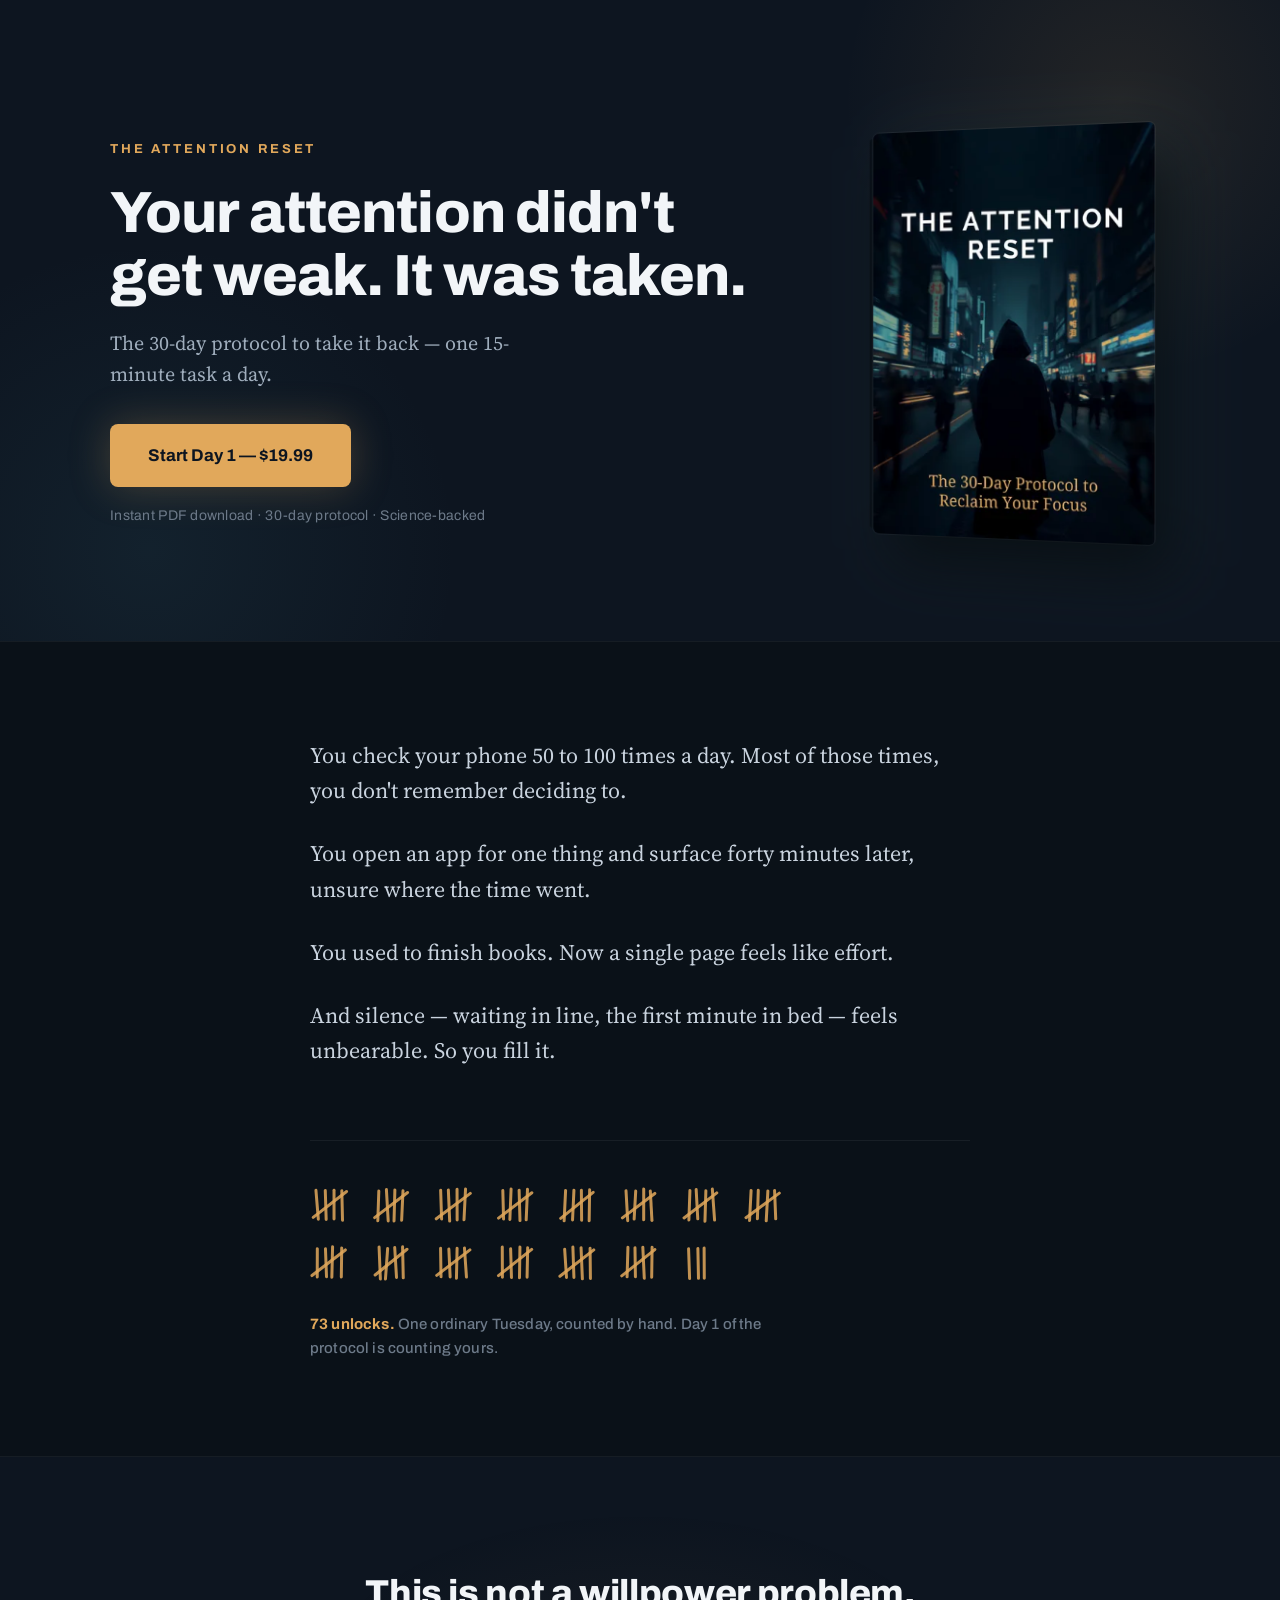
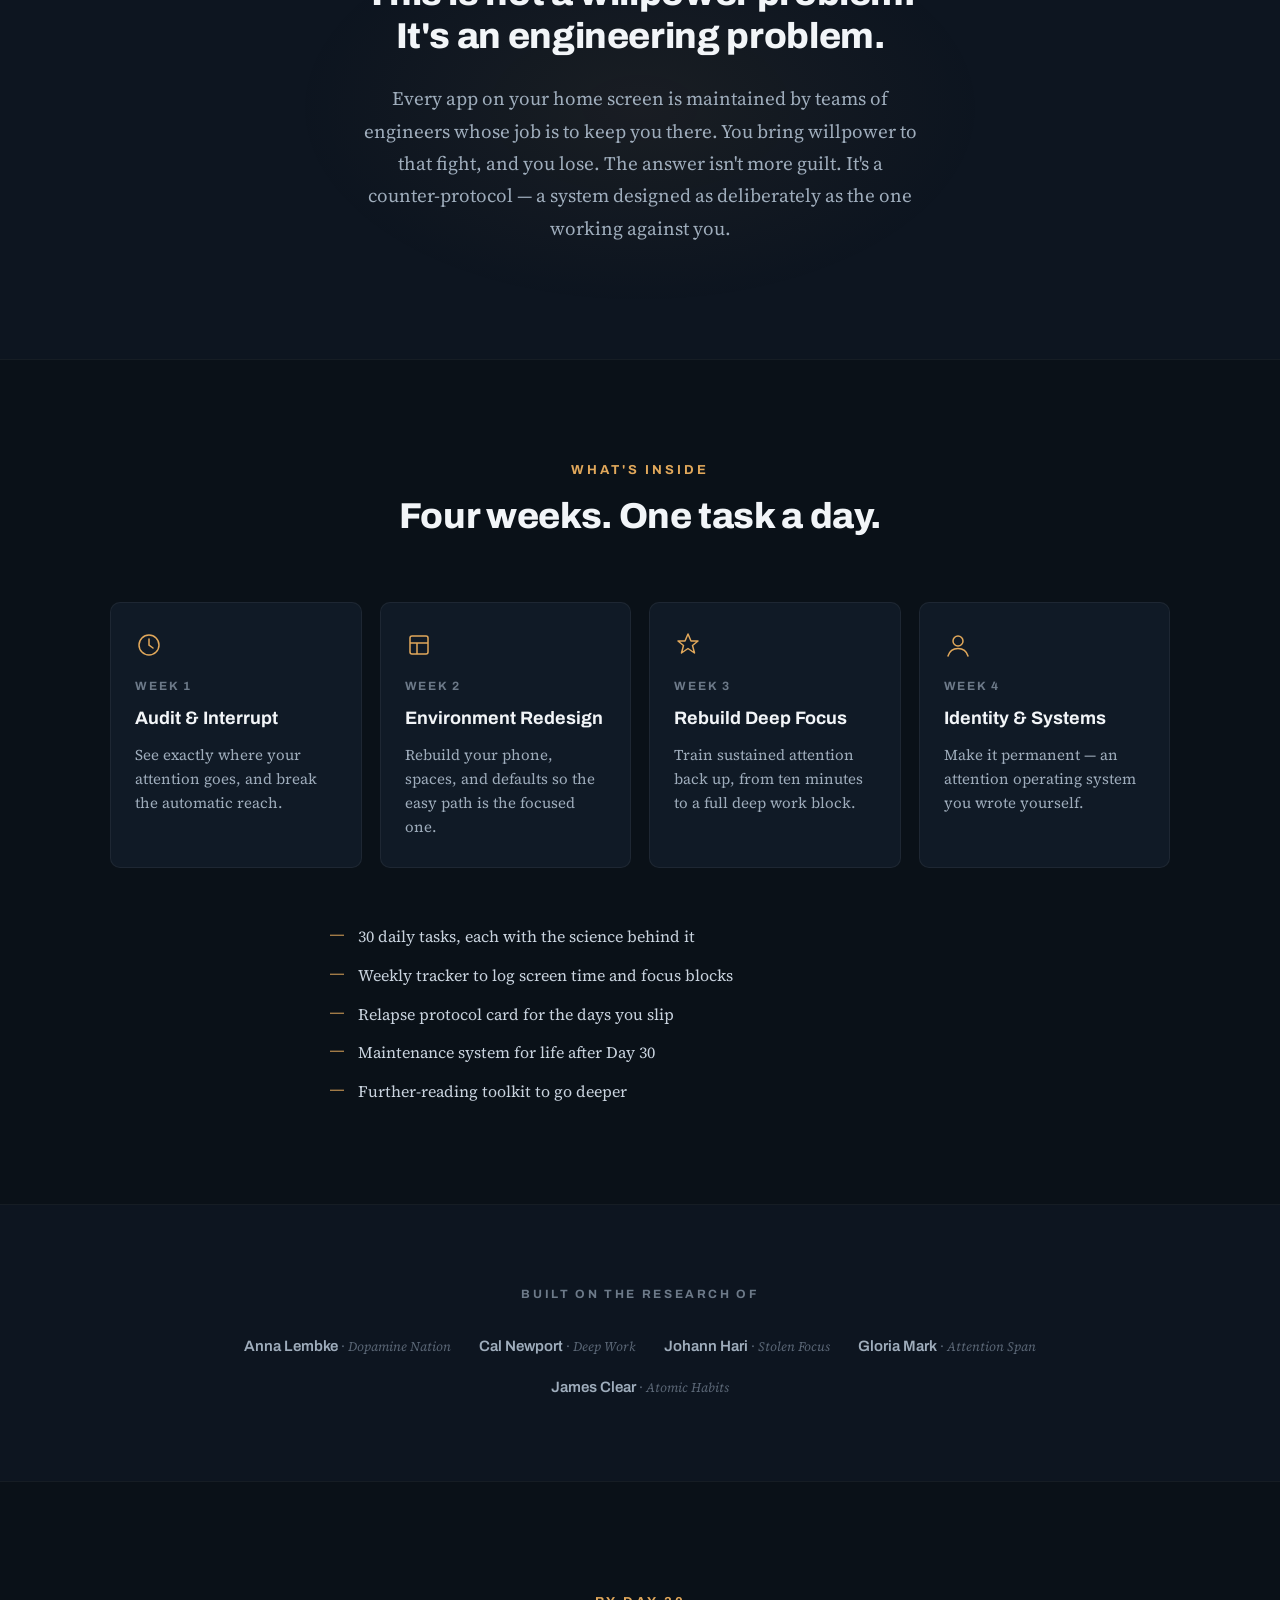
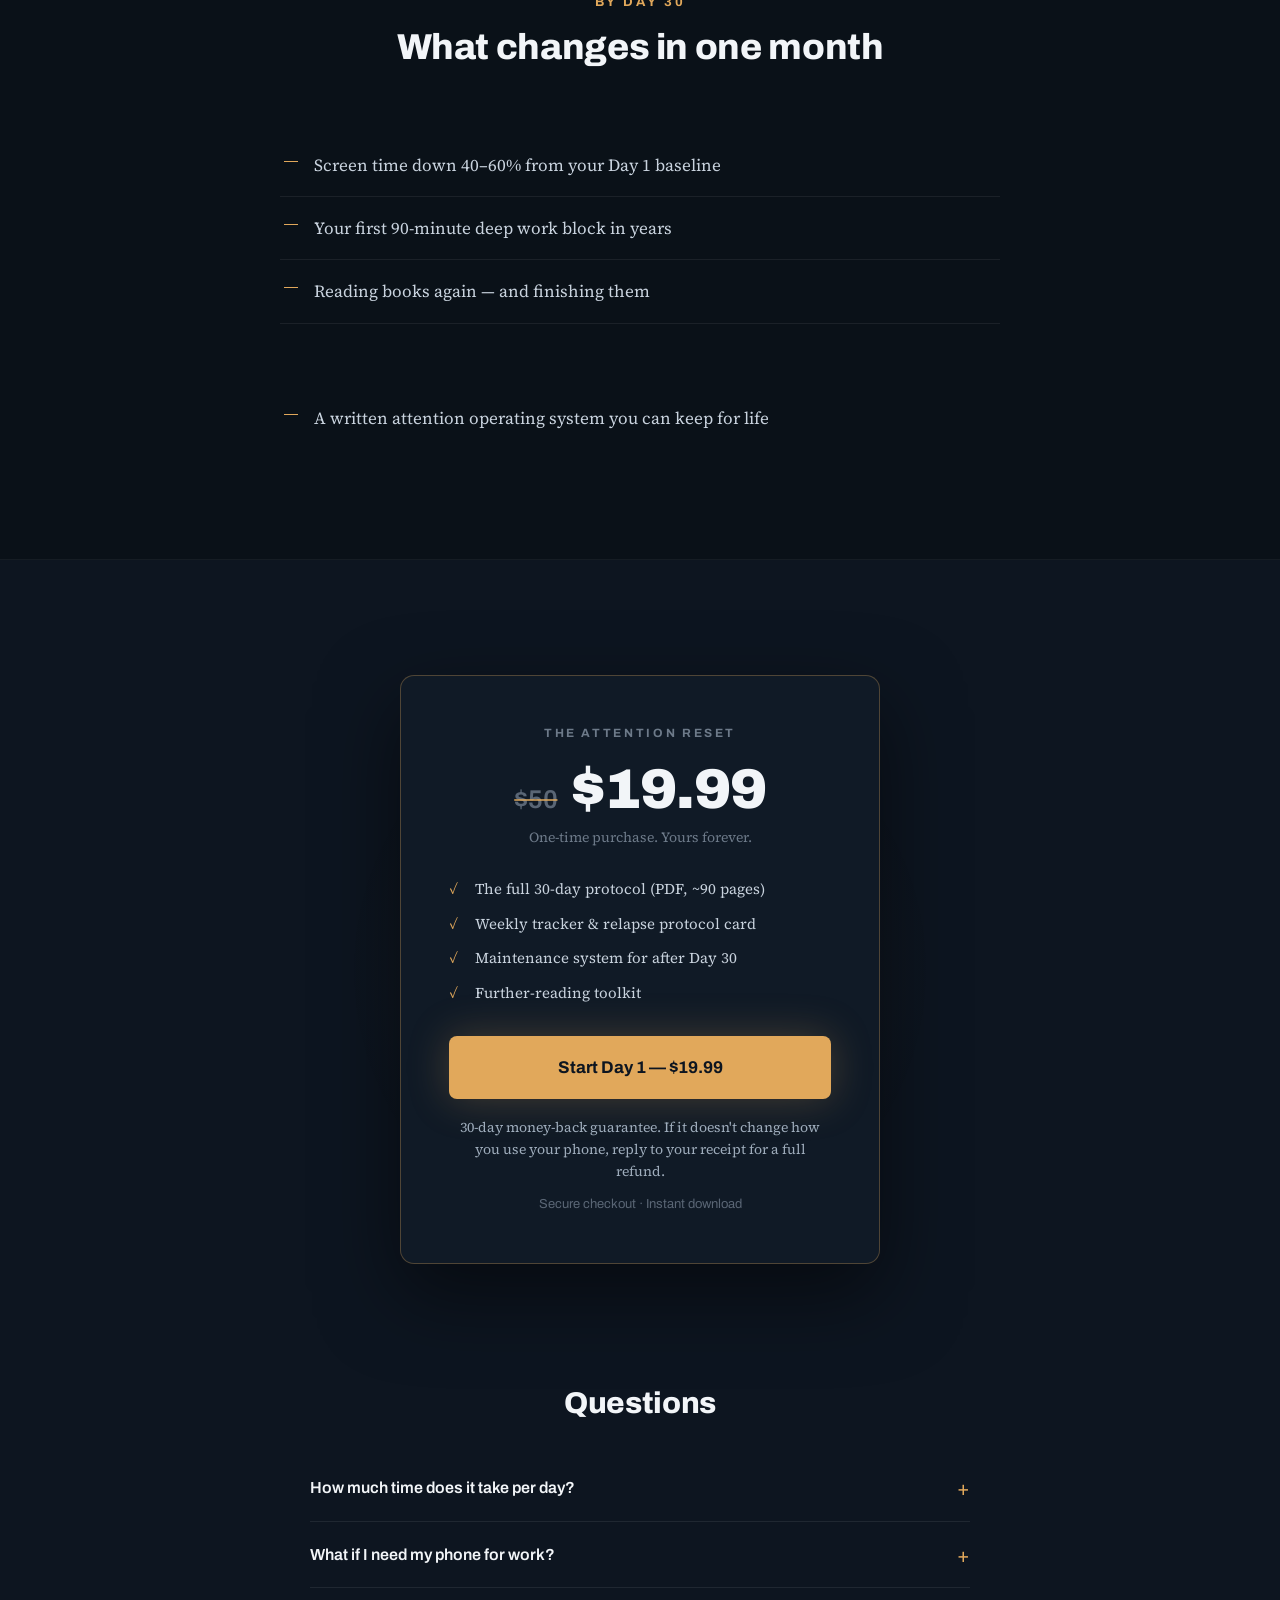
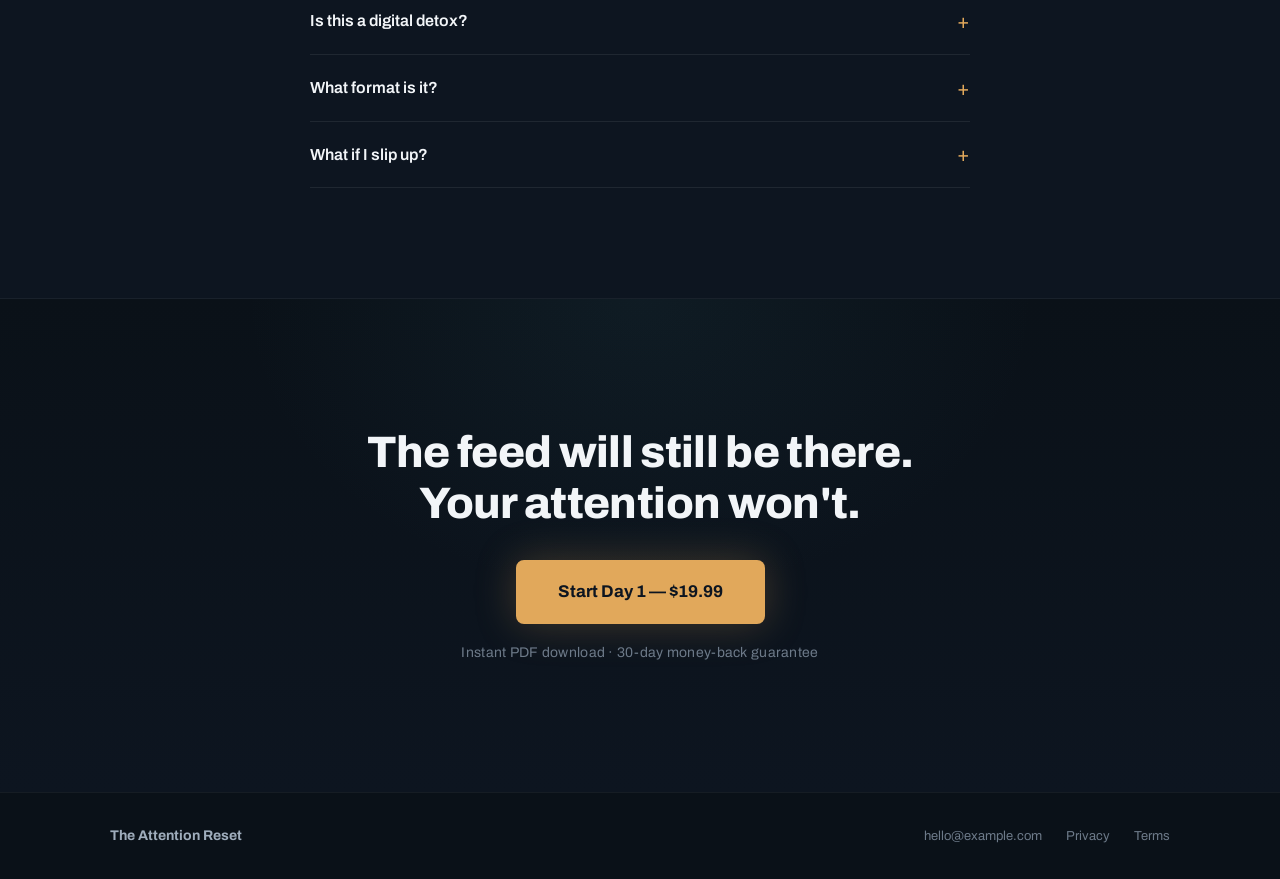
<file: index.html>
<!--
  THE ATTENTION RESET — sales page
  ---------------------------------------------------------------------------
  Checkout points at the Stan Store listing, on the buy button in the PRICE
  section below. Canonical and social tags point at the GitHub Pages URL,
  https://akomzy1.github.io/salespage/ — update them if you move to a custom
  domain. One placeholder is left, marked "TODO":

    1. this file  -> contact email + policy links in the footer

  CONFIG.listPrice sets the struck-through anchor price. It should reflect a
  price the book has genuinely sold at — invented "was" prices are treated as
  deceptive pricing in most markets.
-->
<!doctype html>
<html lang="en">
<head>
<meta charset="utf-8">
<meta name="viewport" content="width=device-width, initial-scale=1">

<title>The Attention Reset — The 30-Day Protocol to Reclaim Your Focus</title>
<meta name="description" content="Your attention didn't get weak. It was taken. A 30-day protocol to take it back — one 15-minute task a day. Instant PDF download.">
<meta name="theme-color" content="#0d1520">

<link rel="canonical" href="https://akomzy1.github.io/salespage/">
<meta property="og:type" content="book">
<meta property="og:title" content="The Attention Reset — The 30-Day Protocol to Reclaim Your Focus">
<meta property="og:description" content="Your attention didn't get weak. It was taken. A 30-day protocol to take it back — one 15-minute task a day.">
<meta property="og:image" content="https://akomzy1.github.io/salespage/assets/og-cover.jpg">
<meta property="og:image:width" content="1200">
<meta property="og:image:height" content="630">
<meta property="og:image:alt" content="The Attention Reset — a hooded figure standing still on a blurred neon city street.">
<meta property="og:url" content="https://akomzy1.github.io/salespage/">
<meta name="twitter:card" content="summary_large_image">
<meta name="twitter:title" content="The Attention Reset">
<meta name="twitter:description" content="The 30-day protocol to reclaim your focus. One 15-minute task a day.">
<meta name="twitter:image" content="https://akomzy1.github.io/salespage/assets/og-cover.jpg">

<link rel="icon" href="data:image/svg+xml,%3Csvg xmlns='http://www.w3.org/2000/svg' viewBox='0 0 32 32'%3E%3Crect width='32' height='32' rx='7' fill='%230d1520'/%3E%3Ccircle cx='16' cy='16' r='9' fill='none' stroke='%23e1a85b' stroke-width='2.5'/%3E%3Cpath d='M16 10v6.6l4 2.6' fill='none' stroke='%23e1a85b' stroke-width='2.5' stroke-linecap='round'/%3E%3C/svg%3E">
<link rel="apple-touch-icon" href="assets/book-cover@1x.jpg">

<link rel="preconnect" href="https://fonts.googleapis.com">
<link rel="preconnect" href="https://fonts.gstatic.com" crossorigin>
<link rel="preload" as="image" href="assets/book-cover.webp" imagesrcset="assets/book-cover@1x.webp 380w, assets/book-cover.webp 760w" imagesizes="(max-width: 640px) 55vw, 290px">
<link href="https://fonts.googleapis.com/css2?family=Archivo:wght@500;600;700;800;900&family=Source+Serif+4:ital,opsz,wght@0,8..60,400;0,8..60,500;1,8..60,400&display=swap" rel="stylesheet">
<link rel="stylesheet" href="styles.css">
</head>

<body>
<a class="skip" href="#pricing">Skip to pricing</a>

<!-- Appears once the hero scrolls away. Top on desktop, thumb-reach on mobile. -->
<div class="buybar" id="buybar" hidden>
  <div class="buybar__in">
    <span class="buybar__name">The Attention Reset</span>
    <span class="buybar__price" data-price>$19.99</span>
    <a class="btn btn--sm" href="#pricing">Start Day 1</a>
  </div>
</div>

<main id="top">

<!-- ══ HERO ══════════════════════════════════════════════════════════════ -->
<section class="section s-hero">
  <div class="glow glow--amber" aria-hidden="true"></div>
  <div class="glow glow--teal" aria-hidden="true"></div>

  <div class="wrap hero">
    <div class="hero__copy">
      <p class="eyebrow" data-reveal>The Attention Reset</p>
      <h1 class="h1" data-reveal style="--d:80">Your attention didn't get weak. It was taken.</h1>
      <p class="lede" data-reveal style="--d:160">The 30-day protocol to take it back — one 15-minute task a day.</p>
      <a class="btn" href="#pricing" data-reveal style="--d:240">Start Day 1 — <span data-price>$19.99</span></a>
      <p class="microcopy" data-reveal style="--d:300"><span>Instant PDF download</span> <span>· 30-day protocol</span> <span>· Science-backed</span></p>
    </div>

    <div class="hero__art" data-reveal style="--d:180">
      <div class="book" id="book">
        <div class="book__halo" aria-hidden="true"></div>
        <div class="book__spine" aria-hidden="true"></div>
        <img class="book__face"
             src="assets/book-cover.webp"
             srcset="assets/book-cover@1x.webp 380w, assets/book-cover.webp 760w"
             sizes="(max-width: 640px) 55vw, 290px"
             width="760" height="1075" fetchpriority="high" decoding="async"
             alt="Cover of The Attention Reset: a hooded figure standing still on a blurred neon city street.">
      </div>
    </div>
  </div>
</section>

<!-- ══ PAIN ══════════════════════════════════════════════════════════════ -->
<section class="section band s-pain">
  <div class="wrap wrap--narrow">
    <div class="pain__lines">
      <p class="pain__line" data-reveal>You check your phone 50 to 100 times a day. Most of those times, you don't remember deciding to.</p>
      <p class="pain__line" data-reveal style="--d:80">You open an app for one thing and surface forty minutes later, unsure where the time went.</p>
      <p class="pain__line" data-reveal style="--d:160">You used to finish books. Now a single page feels like effort.</p>
      <p class="pain__line" data-reveal style="--d:240">And silence — waiting in line, the first minute in bed — feels unbearable. So you fill it.</p>
    </div>

    <!-- Signature moment: the Week 1 audit, drawn by hand. One mark per unlock. -->
    <figure class="tally" id="tally" data-reveal>
      <div class="tally__marks">
        <svg class="tally__g" viewBox="-2 0 33 34" aria-hidden="true"><line x1="3.16" y1="4.2" x2="5.22" y2="29.28" pathLength="1" style="--i:0"/><line x1="11.27" y1="4.47" x2="12.05" y2="29.49" pathLength="1" style="--i:1"/><line x1="18.87" y1="4.2" x2="18.87" y2="29.2" pathLength="1" style="--i:2"/><line x1="25.63" y1="4.64" x2="26.24" y2="30.27" pathLength="1" style="--i:3"/><line x1="0.76" y1="27.79" x2="29.79" y2="5.27" pathLength="1" style="--i:4"/></svg>
        <svg class="tally__g" viewBox="-2 0 33 34" aria-hidden="true"><line x1="3.92" y1="4.8" x2="3.04" y2="30.71" pathLength="1" style="--i:5"/><line x1="10.51" y1="3.6" x2="12.06" y2="30.84" pathLength="1" style="--i:6"/><line x1="17.87" y1="3.88" x2="17.13" y2="30.83" pathLength="1" style="--i:7"/><line x1="24.92" y1="4.58" x2="23.74" y2="30.28" pathLength="1" style="--i:8"/><line x1="0.27" y1="27.92" x2="28.92" y2="6.16" pathLength="1" style="--i:9"/></svg>
        <svg class="tally__g" viewBox="-2 0 33 34" aria-hidden="true"><line x1="3.77" y1="4.1" x2="4.6" y2="29.21" pathLength="1" style="--i:10"/><line x1="10.47" y1="4.03" x2="11.62" y2="30.97" pathLength="1" style="--i:11"/><line x1="18.01" y1="3.31" x2="18.1" y2="30.06" pathLength="1" style="--i:12"/><line x1="25.39" y1="3.13" x2="24.05" y2="29.82" pathLength="1" style="--i:13"/><line x1="-0.04" y1="28.99" x2="29.54" y2="6.94" pathLength="1" style="--i:14"/></svg>
        <svg class="tally__g" viewBox="-2 0 33 34" aria-hidden="true"><line x1="3.92" y1="4.4" x2="4.56" y2="29.14" pathLength="1" style="--i:15"/><line x1="11.1" y1="3.08" x2="10.04" y2="29.55" pathLength="1" style="--i:16"/><line x1="18.07" y1="4.11" x2="18.84" y2="30.57" pathLength="1" style="--i:17"/><line x1="25.35" y1="3.42" x2="24.22" y2="29.9" pathLength="1" style="--i:18"/><line x1="0.21" y1="28.44" x2="29.14" y2="6.35" pathLength="1" style="--i:19"/></svg>
        <svg class="tally__g" viewBox="-2 0 33 34" aria-hidden="true"><line x1="4.6" y1="4.34" x2="3.32" y2="30.78" pathLength="1" style="--i:20"/><line x1="11.84" y1="4.12" x2="10.64" y2="29.96" pathLength="1" style="--i:21"/><line x1="18.29" y1="4.17" x2="18.51" y2="30.19" pathLength="1" style="--i:22"/><line x1="25.48" y1="3.68" x2="25.06" y2="30.67" pathLength="1" style="--i:23"/><line x1="0.34" y1="28.55" x2="28.53" y2="5.97" pathLength="1" style="--i:24"/></svg>
        <svg class="tally__g" viewBox="-2 0 33 34" aria-hidden="true"><line x1="3.22" y1="4.59" x2="4.69" y2="30.59" pathLength="1" style="--i:25"/><line x1="11.64" y1="4.94" x2="10.27" y2="29.2" pathLength="1" style="--i:26"/><line x1="18.6" y1="3.18" x2="18.57" y2="29.81" pathLength="1" style="--i:27"/><line x1="24.33" y1="4.81" x2="25.74" y2="30.38" pathLength="1" style="--i:28"/><line x1="0.08" y1="28.21" x2="28.26" y2="6.96" pathLength="1" style="--i:29"/></svg>
        <svg class="tally__g" viewBox="-2 0 33 34" aria-hidden="true"><line x1="4.88" y1="4.43" x2="3.99" y2="30.06" pathLength="1" style="--i:30"/><line x1="10.3" y1="3.53" x2="11.69" y2="28.99" pathLength="1" style="--i:31"/><line x1="18.73" y1="4.6" x2="17.93" y2="31.09" pathLength="1" style="--i:32"/><line x1="24.34" y1="3.14" x2="26.3" y2="30.11" pathLength="1" style="--i:33"/><line x1="-0.23" y1="28.24" x2="28.22" y2="6.43" pathLength="1" style="--i:34"/></svg>
        <svg class="tally__g" viewBox="-2 0 33 34" aria-hidden="true"><line x1="4.17" y1="4.34" x2="2.82" y2="30.49" pathLength="1" style="--i:35"/><line x1="10.4" y1="4.28" x2="9.65" y2="28.9" pathLength="1" style="--i:36"/><line x1="18.74" y1="4.77" x2="17.3" y2="30.73" pathLength="1" style="--i:37"/><line x1="24.55" y1="4.44" x2="25.54" y2="29.03" pathLength="1" style="--i:38"/><line x1="-0.28" y1="28.02" x2="28.68" y2="6.72" pathLength="1" style="--i:39"/></svg>
        <svg class="tally__g" viewBox="-2 0 33 34" aria-hidden="true"><line x1="4.36" y1="4.52" x2="4.28" y2="29.07" pathLength="1" style="--i:40"/><line x1="11.42" y1="4.62" x2="12.33" y2="28.92" pathLength="1" style="--i:41"/><line x1="17.62" y1="2.95" x2="16.98" y2="29.32" pathLength="1" style="--i:42"/><line x1="25.55" y1="3.89" x2="25.19" y2="29.15" pathLength="1" style="--i:43"/><line x1="-0.29" y1="27.9" x2="28.71" y2="5.66" pathLength="1" style="--i:44"/></svg>
        <svg class="tally__g" viewBox="-2 0 33 34" aria-hidden="true"><line x1="4.14" y1="3.16" x2="5.27" y2="30.95" pathLength="1" style="--i:45"/><line x1="11.6" y1="4.36" x2="9.69" y2="30.9" pathLength="1" style="--i:46"/><line x1="17.72" y1="3.51" x2="19.29" y2="29.49" pathLength="1" style="--i:47"/><line x1="24.56" y1="2.99" x2="25.15" y2="29.89" pathLength="1" style="--i:48"/><line x1="0.71" y1="27.44" x2="28.41" y2="5.05" pathLength="1" style="--i:49"/></svg>
        <svg class="tally__g" viewBox="-2 0 33 34" aria-hidden="true"><line x1="3.71" y1="4.14" x2="4.1" y2="28.97" pathLength="1" style="--i:50"/><line x1="10.9" y1="4.82" x2="12.02" y2="29.1" pathLength="1" style="--i:51"/><line x1="18.06" y1="4.15" x2="17.49" y2="30.25" pathLength="1" style="--i:52"/><line x1="24.44" y1="3.9" x2="26.2" y2="29.2" pathLength="1" style="--i:53"/><line x1="0.37" y1="27.76" x2="29.2" y2="5.56" pathLength="1" style="--i:54"/></svg>
        <svg class="tally__g" viewBox="-2 0 33 34" aria-hidden="true"><line x1="3.44" y1="3.04" x2="3.56" y2="29.43" pathLength="1" style="--i:55"/><line x1="10.71" y1="4.6" x2="11.42" y2="29.6" pathLength="1" style="--i:56"/><line x1="18.79" y1="3.08" x2="18.4" y2="29.87" pathLength="1" style="--i:57"/><line x1="25.51" y1="3.75" x2="24.99" y2="29.27" pathLength="1" style="--i:58"/><line x1="0.14" y1="28.01" x2="29.02" y2="5.23" pathLength="1" style="--i:59"/></svg>
        <svg class="tally__g" viewBox="-2 0 33 34" aria-hidden="true"><line x1="3.78" y1="4.96" x2="5.38" y2="29.53" pathLength="1" style="--i:60"/><line x1="10.92" y1="3.16" x2="11.84" y2="29.51" pathLength="1" style="--i:61"/><line x1="18.02" y1="3.66" x2="19.18" y2="30.76" pathLength="1" style="--i:62"/><line x1="25.86" y1="4.13" x2="26.15" y2="30.51" pathLength="1" style="--i:63"/><line x1="-0.34" y1="28.51" x2="29.09" y2="5.66" pathLength="1" style="--i:64"/></svg>
        <svg class="tally__g" viewBox="-2 0 33 34" aria-hidden="true"><line x1="4.89" y1="3.41" x2="4.15" y2="29.05" pathLength="1" style="--i:65"/><line x1="11.01" y1="3.71" x2="11.38" y2="28.91" pathLength="1" style="--i:66"/><line x1="17.81" y1="3.23" x2="19.09" y2="30.25" pathLength="1" style="--i:67"/><line x1="25.88" y1="3.39" x2="25.52" y2="29.42" pathLength="1" style="--i:68"/><line x1="-0.48" y1="28.19" x2="28.26" y2="5.32" pathLength="1" style="--i:69"/></svg>
        <svg class="tally__g" viewBox="-2 0 33 34" aria-hidden="true"><line x1="3.72" y1="4.65" x2="4.59" y2="30.52" pathLength="1" style="--i:70"/><line x1="11.78" y1="4.38" x2="12.31" y2="30.33" pathLength="1" style="--i:71"/><line x1="17.2" y1="4.02" x2="17.35" y2="30.28" pathLength="1" style="--i:72"/></svg>
      </div>
      <figcaption class="tally__cap"><b>73 unlocks.</b> One ordinary Tuesday, counted by hand. Day&nbsp;1 of the protocol is counting yours.</figcaption>
    </figure>
  </div>
</section>

<!-- ══ THE SHIFT ═════════════════════════════════════════════════════════ -->
<section class="section s-shift">
  <div class="glow glow--center" aria-hidden="true"></div>
  <div class="wrap wrap--mid center">
    <h2 class="h2" data-reveal>This is not a willpower problem.<br>It's an engineering problem.</h2>
    <p class="body-lg" data-reveal style="--d:100">Every app on your home screen is maintained by teams of engineers whose job is to keep you there. You bring willpower to that fight, and you lose. The answer isn't more guilt. It's a counter-protocol — a system designed as deliberately as the one working against you.</p>
  </div>
</section>

<!-- ══ WHAT'S INSIDE ═════════════════════════════════════════════════════ -->
<section class="section band s-inside">
  <div class="wrap">
    <header class="secthead center">
      <p class="eyebrow" data-reveal>What's inside</p>
      <h2 class="h2" data-reveal style="--d:60">Four weeks. One task a day.</h2>
    </header>

    <ol class="weeks">
      <li class="card week" data-reveal>
        <svg class="week__ico" viewBox="0 0 28 28" fill="none" aria-hidden="true"><circle cx="14" cy="14" r="10" stroke="currentColor" stroke-width="1.5"/><path d="M14 8v6l4 3" stroke="currentColor" stroke-width="1.5" stroke-linecap="round"/></svg>
        <p class="week__n">Week 1</p>
        <h3 class="week__t">Audit &amp; Interrupt</h3>
        <p class="week__d">See exactly where your attention goes, and break the automatic reach.</p>
      </li>
      <li class="card week" data-reveal style="--d:80">
        <svg class="week__ico" viewBox="0 0 28 28" fill="none" aria-hidden="true"><rect x="5" y="5" width="18" height="18" rx="2" stroke="currentColor" stroke-width="1.5"/><path d="M5 12h18M12 12v11" stroke="currentColor" stroke-width="1.5"/></svg>
        <p class="week__n">Week 2</p>
        <h3 class="week__t">Environment Redesign</h3>
        <p class="week__d">Rebuild your phone, spaces, and defaults so the easy path is the focused one.</p>
      </li>
      <li class="card week" data-reveal style="--d:160">
        <svg class="week__ico" viewBox="0 0 28 28" fill="none" aria-hidden="true"><path d="M14 3l3 7h7l-5.5 4.5L20.5 22 14 17.5 7.5 22l2-7.5L4 10h7l3-7z" stroke="currentColor" stroke-width="1.5" stroke-linejoin="round"/></svg>
        <p class="week__n">Week 3</p>
        <h3 class="week__t">Rebuild Deep Focus</h3>
        <p class="week__d">Train sustained attention back up, from ten minutes to a full deep work block.</p>
      </li>
      <li class="card week" data-reveal style="--d:240">
        <svg class="week__ico" viewBox="0 0 28 28" fill="none" aria-hidden="true"><circle cx="14" cy="10" r="5" stroke="currentColor" stroke-width="1.5"/><path d="M4 25c1.5-5 5.5-7.5 10-7.5S22.5 20 24 25" stroke="currentColor" stroke-width="1.5" stroke-linecap="round"/></svg>
        <p class="week__n">Week 4</p>
        <h3 class="week__t">Identity &amp; Systems</h3>
        <p class="week__d">Make it permanent — an attention operating system you wrote yourself.</p>
      </li>
    </ol>

    <ul class="dashlist" data-reveal>
      <li>30 daily tasks, each with the science behind it</li>
      <li>Weekly tracker to log screen time and focus blocks</li>
      <li>Relapse protocol card for the days you slip</li>
      <li>Maintenance system for life after Day 30</li>
      <li>Further-reading toolkit to go deeper</li>
    </ul>
  </div>
</section>

<!-- ══ CREDIBILITY ═══════════════════════════════════════════════════════ -->
<section class="section s-cred">
  <div class="wrap wrap--wide center">
    <p class="eyebrow eyebrow--mute" data-reveal>Built on the research of</p>
    <ul class="sources" data-reveal style="--d:80">
      <li><b>Anna Lembke</b><i>Dopamine Nation</i></li>
      <li><b>Cal Newport</b><i>Deep Work</i></li>
      <li><b>Johann Hari</b><i>Stolen Focus</i></li>
      <li><b>Gloria Mark</b><i>Attention Span</i></li>
      <li><b>James Clear</b><i>Atomic Habits</i></li>
    </ul>
  </div>
</section>

<!-- ══ OUTCOMES ══════════════════════════════════════════════════════════ -->
<section class="section band s-out">
  <div class="wrap wrap--mid3">
    <header class="secthead center">
      <p class="eyebrow" data-reveal>By Day 30</p>
      <h2 class="h2" data-reveal style="--d:60">What changes in one month</h2>
    </header>
    <ul class="outcomes">
      <li data-reveal>Screen time down 40–60% from your Day 1 baseline</li>
      <li data-reveal style="--d:60">Your first 90-minute deep work block in years</li>
      <li data-reveal style="--d:120">Reading books again — and finishing them</li>
      <li data-reveal style="--d:180">Phone-free mornings and evenings, by default</li>
      <li data-reveal style="--d:240">A written attention operating system you can keep for life</li>
    </ul>
  </div>
</section>

<!-- ══ PRICE ═════════════════════════════════════════════════════════════ -->
<section class="section s-price" id="pricing">
  <div class="glow glow--price" aria-hidden="true"></div>
  <div class="wrap wrap--card offer" data-reveal>
    <p class="eyebrow eyebrow--mute">The Attention Reset</p>
    <p class="offer__price">
      <span class="sr-only">Regular price</span>
      <s class="offer__was" data-list-price>$50</s>
      <span class="sr-only">Now</span>
      <span data-price>$19.99</span>
    </p>
    <p class="offer__sub">One-time purchase. Yours forever.</p>
    <ul class="ticks">
      <li>The full 30-day protocol (PDF, ~90 pages)</li>
      <li>Weekly tracker &amp; relapse protocol card</li>
      <li>Maintenance system for after Day 30</li>
      <li>Further-reading toolkit</li>
    </ul>
    <a class="btn btn--block" href="https://stan.store/battleplan/p/the-attention-reset-30day-focus-protocol">Start Day 1 — <span data-price>$19.99</span></a>
    <p class="offer__guarantee">30-day money-back guarantee. If it doesn't change how you use your phone, reply to your receipt for a full refund.</p>
    <p class="offer__secure">Secure checkout · Instant download</p>
  </div>
</section>

<!-- ══ FAQ ═══════════════════════════════════════════════════════════════ -->
<section class="section s-faq">
  <div class="wrap wrap--narrow">
    <h2 class="h3 center" data-reveal>Questions</h2>
    <div class="faq" data-reveal style="--d:60">
      <details class="faq__i">
        <summary>How much time does it take per day?<span class="faq__ico" aria-hidden="true"></span></summary>
        <p>Most tasks take 10 to 15 minutes. A few in Week 3 ask for a longer focus block, but you build up to those gradually.</p>
      </details>
      <details class="faq__i">
        <summary>What if I need my phone for work?<span class="faq__ico" aria-hidden="true"></span></summary>
        <p>The protocol never asks you to give up your phone. It targets compulsive, unconscious use — work tools, messages, and calls stay untouched.</p>
      </details>
      <details class="faq__i">
        <summary>Is this a digital detox?<span class="faq__ico" aria-hidden="true"></span></summary>
        <p>No. Detoxes end, and the old habits come back. This is a rebuild — you change the environment and the systems, so the results hold after Day 30.</p>
      </details>
      <details class="faq__i">
        <summary>What format is it?<span class="faq__ico" aria-hidden="true"></span></summary>
        <p>A PDF ebook, delivered instantly after checkout. Read it on any device — or print it, which the protocol would quietly approve of.</p>
      </details>
      <details class="faq__i">
        <summary>What if I slip up?<span class="faq__ico" aria-hidden="true"></span></summary>
        <p>You will — it's expected and planned for. The relapse protocol card gives you a 5-minute reset routine, so one bad evening never becomes a bad week.</p>
      </details>
    </div>
  </div>
</section>

<!-- ══ FINAL CTA ═════════════════════════════════════════════════════════ -->
<section class="section s-final center">
  <div class="glow glow--top" aria-hidden="true"></div>
  <div class="wrap wrap--mid4">
    <h2 class="h2 h2--big" data-reveal>The feed will still be there.<br>Your attention won't.</h2>
    <a class="btn" href="#pricing" data-reveal style="--d:100">Start Day 1 — <span data-price>$19.99</span></a>
    <p class="microcopy" data-reveal style="--d:160"><span>Instant PDF download</span> <span>· 30-day money-back guarantee</span></p>
  </div>
</section>

</main>

<footer class="foot">
  <div class="wrap foot__in">
    <p class="foot__brand">The Attention Reset</p>
    <nav class="foot__nav" aria-label="Footer">
      <!-- TODO: real contact address and policy pages -->
      <a href="mailto:hello@example.com">hello@example.com</a>
      <a href="#">Privacy</a>
      <a href="#">Terms</a>
    </nav>
  </div>
</footer>

<script type="application/ld+json">
{
  "@context": "https://schema.org",
  "@type": "Book",
  "name": "The Attention Reset",
  "alternateName": "The 30-Day Protocol to Reclaim Your Focus",
  "bookFormat": "https://schema.org/EBook",
  "numberOfPages": 90,
  "inLanguage": "en",
  "description": "A 30-day protocol to reclaim your attention — one 15-minute task a day, across four weeks of audit, environment redesign, focus rebuilding, and identity work.",
  "image": "https://akomzy1.github.io/salespage/assets/og-cover.jpg",
  "url": "https://akomzy1.github.io/salespage/",
  "offers": {
    "@type": "Offer",
    "price": "19.99",
    "priceCurrency": "USD",
    "availability": "https://schema.org/InStock",
    "url": "https://stan.store/battleplan/p/the-attention-reset-30day-focus-protocol"
  }
}
</script>
<script type="application/ld+json">
{
  "@context": "https://schema.org",
  "@type": "FAQPage",
  "mainEntity": [
    {"@type":"Question","name":"How much time does it take per day?","acceptedAnswer":{"@type":"Answer","text":"Most tasks take 10 to 15 minutes. A few in Week 3 ask for a longer focus block, but you build up to those gradually."}},
    {"@type":"Question","name":"What if I need my phone for work?","acceptedAnswer":{"@type":"Answer","text":"The protocol never asks you to give up your phone. It targets compulsive, unconscious use — work tools, messages, and calls stay untouched."}},
    {"@type":"Question","name":"Is this a digital detox?","acceptedAnswer":{"@type":"Answer","text":"No. Detoxes end, and the old habits come back. This is a rebuild — you change the environment and the systems, so the results hold after Day 30."}},
    {"@type":"Question","name":"What format is it?","acceptedAnswer":{"@type":"Answer","text":"A PDF ebook, delivered instantly after checkout. Read it on any device."}},
    {"@type":"Question","name":"What if I slip up?","acceptedAnswer":{"@type":"Answer","text":"It's expected and planned for. The relapse protocol card gives you a 5-minute reset routine, so one bad evening never becomes a bad week."}}
  ]
}
</script>

<script src="script.js" defer></script>
</body>
</html>
</file>
<file: styles.css>
/* ═══════════════════════════════════════════════════════════════════════
   THE ATTENTION RESET — sales page
   Palette and type carried from the cover art: the still navy of the street,
   the amber of the signage, the cold teal of the screens.
   ═══════════════════════════════════════════════════════════════════════ */

:root {
  /* Surface ramp — deepest to raised */
  --ink:        #0d1520;
  --ink-deep:   #0a1118;
  --surface:    #101a26;

  /* Accents */
  --amber:      #e1a85b;
  --amber-hi:   #f0c58a;
  --teal:       #3d7a8c;

  /* Text ramp */
  --head:       #f2f5f8;
  --text:       #c9d3de;
  --text-dim:   #9fadbc;
  --text-mute:  #6d7a89;
  --text-faint: #5a6675;

  --line:       rgba(255,255,255,.06);
  --line-soft:  rgba(255,255,255,.05);

  --display: 'Archivo', 'Helvetica Neue', Arial, sans-serif;
  --body:    'Source Serif 4', Georgia, 'Times New Roman', serif;

  --gutter: 24px;
  --radius: 10px;
  --ease:   cubic-bezier(.22,.61,.36,1);
}

/* ── Reset ─────────────────────────────────────────────────────────────── */
*, *::before, *::after { box-sizing: border-box; }
* { margin: 0; }

html {
  scroll-behavior: smooth;
  -webkit-text-size-adjust: 100%;
  overflow-x: hidden;
  overflow-x: clip;   /* clip doesn't create a scroll container, so sticky still works */
}

body {
  background: var(--ink);
  color: var(--text);
  font-family: var(--body);
  font-size: 17px;
  line-height: 1.6;
  -webkit-font-smoothing: antialiased;
  -moz-osx-font-smoothing: grayscale;
}

img, svg { display: block; max-width: 100%; }
ul, ol { list-style: none; padding: 0; }
button, input { font: inherit; color: inherit; }

a { color: var(--amber); text-decoration: none; transition: color .18s var(--ease); }
a:hover { color: var(--amber-hi); }

:focus-visible {
  outline: 2px solid var(--amber);
  outline-offset: 3px;
  border-radius: 3px;
}

.sr-only {
  position: absolute; width: 1px; height: 1px; padding: 0;
  overflow: hidden; clip: rect(0 0 0 0); white-space: nowrap; border: 0;
}

.skip {
  position: absolute; left: 16px; top: -60px; z-index: 100;
  background: var(--amber); color: var(--ink);
  font-family: var(--display); font-weight: 700; font-size: 14px;
  padding: 10px 18px; border-radius: 8px;
  transition: top .2s var(--ease);
}
.skip:focus { top: 16px; color: var(--ink); }

/* ── Layout primitives ─────────────────────────────────────────────────
   Section rhythm and column widths both ride on custom properties, so a
   variant never has to out-specify the base rule. */
.section {
  position: relative;
  padding: var(--sp-t, 80px) var(--gutter) var(--sp-b, 80px);
  /* Keeps the ambient glows from widening the page; vertical bleed stays. */
  overflow-x: clip;
}

.band {
  background: var(--ink-deep);
  border-block: 1px solid var(--line-soft);
}

.wrap {
  position: relative;
  max-width: var(--w, 1060px);
  margin-inline: auto;
}
.wrap--wide   { --w: 900px; }
.wrap--mid    { --w: 760px; }
.wrap--mid3   { --w: 720px; }
.wrap--mid4   { --w: 640px; }
.wrap--narrow { --w: 660px; }
.wrap--card   { --w: 480px; }

.center { text-align: center; }

/* Ambient glows — the neon bleed from the cover, pushed far back. */
.glow { position: absolute; border-radius: 50%; pointer-events: none; }
.glow--amber {
  top: -180px; right: -120px; width: 560px; height: 560px;
  background: radial-gradient(circle, rgba(225,168,91,.10) 0%, rgba(225,168,91,0) 70%);
}
.glow--teal {
  bottom: -220px; left: -160px; width: 620px; height: 620px;
  background: radial-gradient(circle, rgba(61,122,140,.12) 0%, rgba(61,122,140,0) 70%);
}
.glow--center {
  top: 50%; left: 50%; transform: translate(-50%,-50%);
  width: min(700px, 100%); height: 400px; border-radius: 0;
  background: radial-gradient(ellipse, rgba(225,168,91,.06) 0%, rgba(225,168,91,0) 70%);
}
.glow--price {
  top: 50%; left: 50%; transform: translate(-50%,-50%);
  width: min(640px, 110%); height: 640px;
  background: radial-gradient(circle, rgba(225,168,91,.07) 0%, rgba(225,168,91,0) 65%);
}
.glow--top {
  top: 0; left: 50%; transform: translateX(-50%);
  width: min(800px, 120%); height: 300px; border-radius: 0;
  background: radial-gradient(ellipse at top, rgba(61,122,140,.10) 0%, rgba(61,122,140,0) 70%);
}

/* ── Type scale ────────────────────────────────────────────────────────── */
.eyebrow {
  font-family: var(--display);
  font-size: 13px; font-weight: 700;
  letter-spacing: .22em; text-transform: uppercase;
  color: var(--amber);
  margin-bottom: 22px;
}
.eyebrow--mute { color: var(--text-mute); font-size: 12px; }

.h1 {
  font-family: var(--display); font-weight: 800;
  font-size: clamp(34px, 5.4vw, 58px); line-height: 1.08;
  letter-spacing: -.015em; color: var(--head);
  text-wrap: balance;
  margin-bottom: 20px;
}
.h2 {
  font-family: var(--display); font-weight: 800;
  font-size: clamp(24px, 3.6vw, 36px); line-height: 1.2;
  letter-spacing: -.01em; color: var(--head);
  text-wrap: balance;
}
.h2--big { font-size: clamp(28px, 4.4vw, 44px); line-height: 1.15; letter-spacing: -.015em; }
.h3 {
  font-family: var(--display); font-weight: 800;
  font-size: clamp(22px, 3.2vw, 30px); letter-spacing: -.01em; color: var(--head);
}

.lede {
  font-size: clamp(17px, 2.2vw, 20px); line-height: 1.55;
  color: var(--text-dim); max-width: 46ch;
  margin-bottom: 34px;
}
.body-lg {
  font-size: clamp(16px, 2vw, 19px); line-height: 1.7;
  color: var(--text-dim); max-width: 56ch; margin-inline: auto;
}
.microcopy {
  margin-top: 18px;
  font-family: var(--display); font-size: 14px; letter-spacing: .02em;
  color: var(--text-mute);
}
/* Each claim breaks as a unit, so "Science-backed" never splits at the hyphen. */
.microcopy span { display: inline-block; white-space: nowrap; }

.secthead { margin-bottom: clamp(40px, 6vw, 64px); }
.secthead .eyebrow { margin-bottom: 14px; }

/* ── Buttons ───────────────────────────────────────────────────────────── */
.btn {
  display: inline-block;
  background: var(--amber); color: var(--ink);
  font-family: var(--display); font-weight: 700; font-size: 17px;
  padding: 18px 38px; border: 0; border-radius: 8px; cursor: pointer;
  box-shadow: 0 0 40px rgba(225,168,91,.25);
  transition: background .2s var(--ease), box-shadow .2s var(--ease), transform .2s var(--ease);
}
.btn:hover {
  background: var(--amber-hi); color: var(--ink);
  box-shadow: 0 0 56px rgba(225,168,91,.40);
  transform: translateY(-1px);
}
.btn:active { transform: translateY(0); }

.btn--block { display: block; width: 100%; padding-inline: 20px; text-align: center; }
.btn--sm    { font-size: 14px; padding: 11px 22px; box-shadow: none; }

/* ── Sticky buy bar ────────────────────────────────────────────────────── */
.buybar {
  position: fixed; inset-inline: 0; top: 0; z-index: 60;
  background: rgba(10,17,24,.88);
  backdrop-filter: blur(12px); -webkit-backdrop-filter: blur(12px);
  border-bottom: 1px solid var(--line);
  transform: translateY(-100%);
  transition: transform .3s var(--ease);
}
.buybar.is-on { transform: none; }
.buybar__in {
  max-width: 1060px; margin-inline: auto;
  padding: 10px var(--gutter);
  display: flex; align-items: center; gap: 14px;
}
.buybar__name {
  font-family: var(--display); font-weight: 700; font-size: 14px;
  color: var(--text-dim); margin-right: auto;
}
.buybar__price {
  font-family: var(--display); font-weight: 700; font-size: 15px; color: var(--head);
}

/* ── Hero ──────────────────────────────────────────────────────────────── */
.s-hero { --sp-t: clamp(64px, 10vw, 130px); --sp-b: clamp(56px, 8vw, 110px); }

.hero {
  display: flex; flex-wrap: wrap; align-items: center;
  gap: clamp(40px, 6vw, 72px);
}
.hero__copy { flex: 1 1 420px; min-width: 300px; }
/* align-items: center stops .book stretching to the track height — otherwise
   the spine runs past the bottom of the cover. */
.hero__art  {
  flex: 0 1 320px; min-width: 260px; margin-inline: auto;
  display: flex; justify-content: center; align-items: center;
}

.book {
  position: relative;
  transform: perspective(1200px) rotateY(-14deg) rotateX(var(--rx, 0deg)) rotateY(var(--ry, 0deg));
  transform-style: preserve-3d;
  transition: transform .5s var(--ease);
}
.book__halo {
  position: absolute; inset: 12px -18px -18px 18px;
  background: rgba(61,122,140,.18);
  filter: blur(34px); border-radius: 12px;
  animation: haloPulse 6s ease-in-out infinite;
}
.book__spine {
  position: absolute; left: -7px; top: 4px; bottom: 4px; width: 14px;
  background: linear-gradient(90deg, #060b12, #16222f);
  border-radius: 3px 0 0 3px;
  transform: translateZ(-8px);
}
.book__face {
  position: relative;
  width: clamp(220px, 26vw, 290px); height: auto;
  border-radius: 6px;
  box-shadow: 18px 30px 60px rgba(0,0,0,.6), 0 0 0 1px rgba(255,255,255,.06);
}
@keyframes haloPulse { 0%, 100% { opacity: .5; } 50% { opacity: .85; } }

/* ── Pain ──────────────────────────────────────────────────────────────── */
.s-pain { --sp-t: clamp(56px, 8vw, 96px); --sp-b: clamp(56px, 8vw, 96px); }

.pain__lines { display: grid; gap: 28px; }
.pain__line {
  font-size: clamp(18px, 2.4vw, 22px); line-height: 1.6; color: var(--text);
}

/* Signature: the hand-cut audit. One stroke per unlock. */
.tally {
  margin-top: clamp(48px, 7vw, 72px);
  padding-top: clamp(32px, 5vw, 44px);
  border-top: 1px solid var(--line);
}
.tally__marks {
  display: flex; flex-wrap: wrap;
  gap: 18px 24px;
  /* Holds eight groups a row, so the count reads as tidy notebook rows. */
  max-width: 500px;
  margin-bottom: 30px;
}
.tally__g { width: 38px; height: 40px; flex: none; overflow: visible; }
.tally__g line {
  stroke: var(--amber); stroke-width: 2.6; stroke-linecap: round;
  stroke-dasharray: 1; stroke-dashoffset: 1;
  opacity: .85;
}
.tally.is-in .tally__g line {
  animation: draw .38s var(--ease) forwards;
  animation-delay: calc(var(--i) * 24ms);
}
@keyframes draw { to { stroke-dashoffset: 0; } }

.tally__cap {
  font-family: var(--display); font-size: 15px; font-weight: 500;
  line-height: 1.55; letter-spacing: .01em; color: var(--text-mute);
  max-width: 52ch;
}
.tally__cap b { font-weight: 700; color: var(--amber); }

/* ── The shift ─────────────────────────────────────────────────────────── */
.s-shift { --sp-t: clamp(64px, 9vw, 120px); --sp-b: clamp(64px, 9vw, 120px); }
.s-shift .h2 { margin-bottom: 24px; }

/* ── Cards (shared shell) ──────────────────────────────────────────────── */
.card {
  background: var(--surface);
  border: 1px solid var(--line);
  border-radius: var(--radius);
  transition: border-color .25s var(--ease), transform .25s var(--ease);
}

/* ── What's inside ─────────────────────────────────────────────────────── */
.s-inside { --sp-t: clamp(56px, 8vw, 100px); --sp-b: clamp(56px, 8vw, 100px); }

.weeks {
  display: grid; grid-template-columns: repeat(auto-fit, minmax(220px, 1fr)); gap: 18px;
}
.week { padding: 28px 24px; }
.week:hover { border-color: rgba(225,168,91,.28); transform: translateY(-2px); }
.week__ico { width: 28px; height: 28px; color: var(--amber); margin-bottom: 18px; }
.week__n {
  font-family: var(--display); font-size: 12px; font-weight: 700;
  letter-spacing: .16em; text-transform: uppercase; color: var(--text-mute);
  margin-bottom: 8px;
}
.week__t {
  font-family: var(--display); font-weight: 700; font-size: 18px;
  color: var(--head); margin-bottom: 10px;
}
.week__d { font-size: 15px; line-height: 1.6; color: var(--text-dim); }

.dashlist {
  max-width: 620px;
  margin: clamp(36px, 5vw, 56px) auto 0;
  display: grid; gap: 14px;
}
.dashlist li {
  position: relative; padding-left: 28px;
  font-size: 16px; line-height: 1.55; color: var(--text);
}
.dashlist li::before {
  content: "—"; position: absolute; left: 0;
  font-family: var(--display); font-size: 14px; color: var(--amber);
}

/* ── Credibility ───────────────────────────────────────────────────────── */
.s-cred { --sp-t: clamp(48px, 7vw, 80px); --sp-b: clamp(48px, 7vw, 80px); }
.s-cred .eyebrow { margin-bottom: 28px; }

.sources { display: flex; flex-wrap: wrap; justify-content: center; gap: 14px 28px; }
.sources b {
  font-family: var(--display); font-weight: 600; font-size: 15px; color: var(--text-dim);
}
.sources i {
  font-size: 13px; color: var(--text-faint); font-style: italic;
}
.sources i::before { content: " · "; font-style: normal; }

/* ── Outcomes ──────────────────────────────────────────────────────────── */
.s-out { --sp-t: clamp(64px, 9vw, 110px); --sp-b: clamp(64px, 9vw, 110px); }

.outcomes li {
  position: relative;
  padding: 18px 0 18px 34px;
  border-bottom: 1px solid rgba(255,255,255,.07);
  font-size: 17px; line-height: 1.55; color: var(--text);
}
.outcomes li:last-child { border-bottom: 0; }
.outcomes li::before {
  content: ""; position: absolute; left: 4px; top: 27px;
  width: 14px; height: 1px; background: var(--amber);
}

/* ── Price ─────────────────────────────────────────────────────────────── */
.s-price { --sp-t: clamp(64px, 9vw, 120px); --sp-b: clamp(64px, 9vw, 120px); }

.offer {
  background: var(--surface);
  border: 1px solid rgba(225,168,91,.30);
  border-radius: 14px;
  padding: clamp(36px, 5vw, 48px);
  text-align: center;
  box-shadow: 0 30px 80px rgba(0,0,0,.5);
}
.offer .eyebrow { margin-bottom: 18px; }
.offer__price {
  display: flex; align-items: baseline; justify-content: center; gap: 14px;
  font-family: var(--display); font-weight: 900; font-size: 56px;
  letter-spacing: -.02em; color: var(--head); line-height: 1;
  margin-bottom: 8px;
}
/* Sized in em so it tracks the price down at the small breakpoint. */
.offer__was {
  font-size: .46em; font-weight: 600; letter-spacing: -.01em;
  color: var(--text-faint);
  text-decoration-line: line-through;
  text-decoration-thickness: 2px;
  text-decoration-color: rgba(225,168,91,.75);
}
.offer__sub { font-size: 14px; color: var(--text-mute); margin-bottom: 30px; }

.ticks { text-align: left; display: grid; gap: 12px; margin-bottom: 32px; }
.ticks li {
  position: relative; padding-left: 26px;
  font-size: 15px; line-height: 1.5; color: var(--text);
}
.ticks li::before { content: "✓"; position: absolute; left: 0; color: var(--amber); }

.offer__guarantee { margin-top: 18px; font-size: 14px; line-height: 1.55; color: var(--text-dim); }
.offer__secure {
  margin-top: 12px;
  font-family: var(--display); font-size: 13px; color: var(--text-faint);
}

/* ── FAQ ───────────────────────────────────────────────────────────────── */
.s-faq { --sp-t: 0; --sp-b: clamp(64px, 9vw, 110px); }
.s-faq .h3 { margin-bottom: 28px; }

.faq__i { border-bottom: 1px solid rgba(255,255,255,.08); }
.faq__i summary {
  list-style: none; cursor: pointer;
  padding: 20px 0;
  display: flex; justify-content: space-between; align-items: center; gap: 16px;
  font-family: var(--display); font-weight: 600; font-size: 16px;
  color: var(--head);
  transition: color .18s var(--ease);
}
.faq__i summary::-webkit-details-marker { display: none; }
.faq__i summary:hover { color: var(--amber-hi); }
.faq__ico {
  flex: none; font-family: var(--display); font-weight: 400; font-size: 20px;
  line-height: 1; color: var(--amber);
}
.faq__ico::before { content: "+"; }
.faq__i[open] .faq__ico::before { content: "–"; }
.faq__i p {
  font-size: 15px; line-height: 1.65; color: var(--text-dim);
  padding-right: 32px; margin-bottom: 20px;
  animation: faqIn .3s var(--ease);
}
@keyframes faqIn { from { opacity: 0; transform: translateY(-4px); } }

/* ── Final CTA ─────────────────────────────────────────────────────────── */
.s-final {
  --sp-t: clamp(72px, 10vw, 130px); --sp-b: clamp(72px, 10vw, 130px);
  background: linear-gradient(180deg, var(--ink-deep) 0%, var(--ink) 100%);
  border-top: 1px solid var(--line-soft);
}
.s-final .h2 { margin-bottom: 32px; }
.s-final .btn { padding-inline: 42px; }

/* ── Footer ────────────────────────────────────────────────────────────── */
.foot {
  padding: 32px var(--gutter);
  background: var(--ink-deep);
  border-top: 1px solid var(--line-soft);
}
.foot__in {
  display: flex; flex-wrap: wrap; justify-content: space-between; align-items: center; gap: 16px;
}
.foot__brand {
  font-family: var(--display); font-weight: 700; font-size: 14px; color: var(--text-dim);
}
.foot__nav { display: flex; flex-wrap: wrap; gap: 24px; }
.foot__nav a { font-family: var(--display); font-size: 13px; color: var(--text-mute); }
.foot__nav a:hover { color: var(--amber); }

/* ── Reveal on scroll ──────────────────────────────────────────────────── */
[data-reveal] {
  opacity: 0;
  transform: translateY(18px);
  transition: opacity .7s var(--ease), transform .7s var(--ease);
  transition-delay: calc(var(--d, 0) * 1ms);
}
[data-reveal].is-in { opacity: 1; transform: none; }

/* ── Responsive ────────────────────────────────────────────────────────── */
@media (max-width: 760px) {
  /* Thumb reach beats eye line on a phone. */
  .buybar {
    top: auto; bottom: 0;
    border-bottom: 0; border-top: 1px solid var(--line);
    transform: translateY(100%);
    padding-bottom: env(safe-area-inset-bottom);
  }
  .buybar__name { display: none; }
  .buybar__price { margin-right: auto; font-size: 17px; }
  .buybar__in { padding: 12px var(--gutter); }
  .btn--sm { font-size: 15px; padding: 13px 26px; }

  /* Keep the last CTA clear of the bar. */
  .foot { padding-bottom: calc(32px + 68px + env(safe-area-inset-bottom)); }

  .hero { flex-direction: column-reverse; text-align: center; }
  .hero__copy { min-width: 0; }
  /* Column direction turns flex-basis into a height — let the art size itself. */
  .hero__art { flex: 0 0 auto; min-width: 0; }
  .lede { margin-inline: auto; }
  .book { transform: perspective(1200px) rotateY(-8deg); }
  /* Smaller on a phone so the headline and CTA both clear the fold. */
  .book__face { width: min(178px, 46vw); }

}

@media (max-width: 420px) {
  .btn { width: 100%; text-align: center; padding-inline: 20px; }
  .buybar .btn { width: auto; }
  .offer__price { font-size: 48px; }
  .tally__marks { gap: 12px 14px; }
}

@media (prefers-reduced-motion: reduce) {
  html { scroll-behavior: auto; }
  *, *::before, *::after {
    animation-duration: .001ms !important;
    animation-iteration-count: 1 !important;
    transition-duration: .001ms !important;
  }
  [data-reveal] { opacity: 1; transform: none; }
  .tally__g line { stroke-dashoffset: 0; }
  .book__halo { opacity: .68; }
}

@media print {
  .buybar, .glow, .skip { display: none !important; }
  body { background: #fff; color: #000; }
}
</file>
